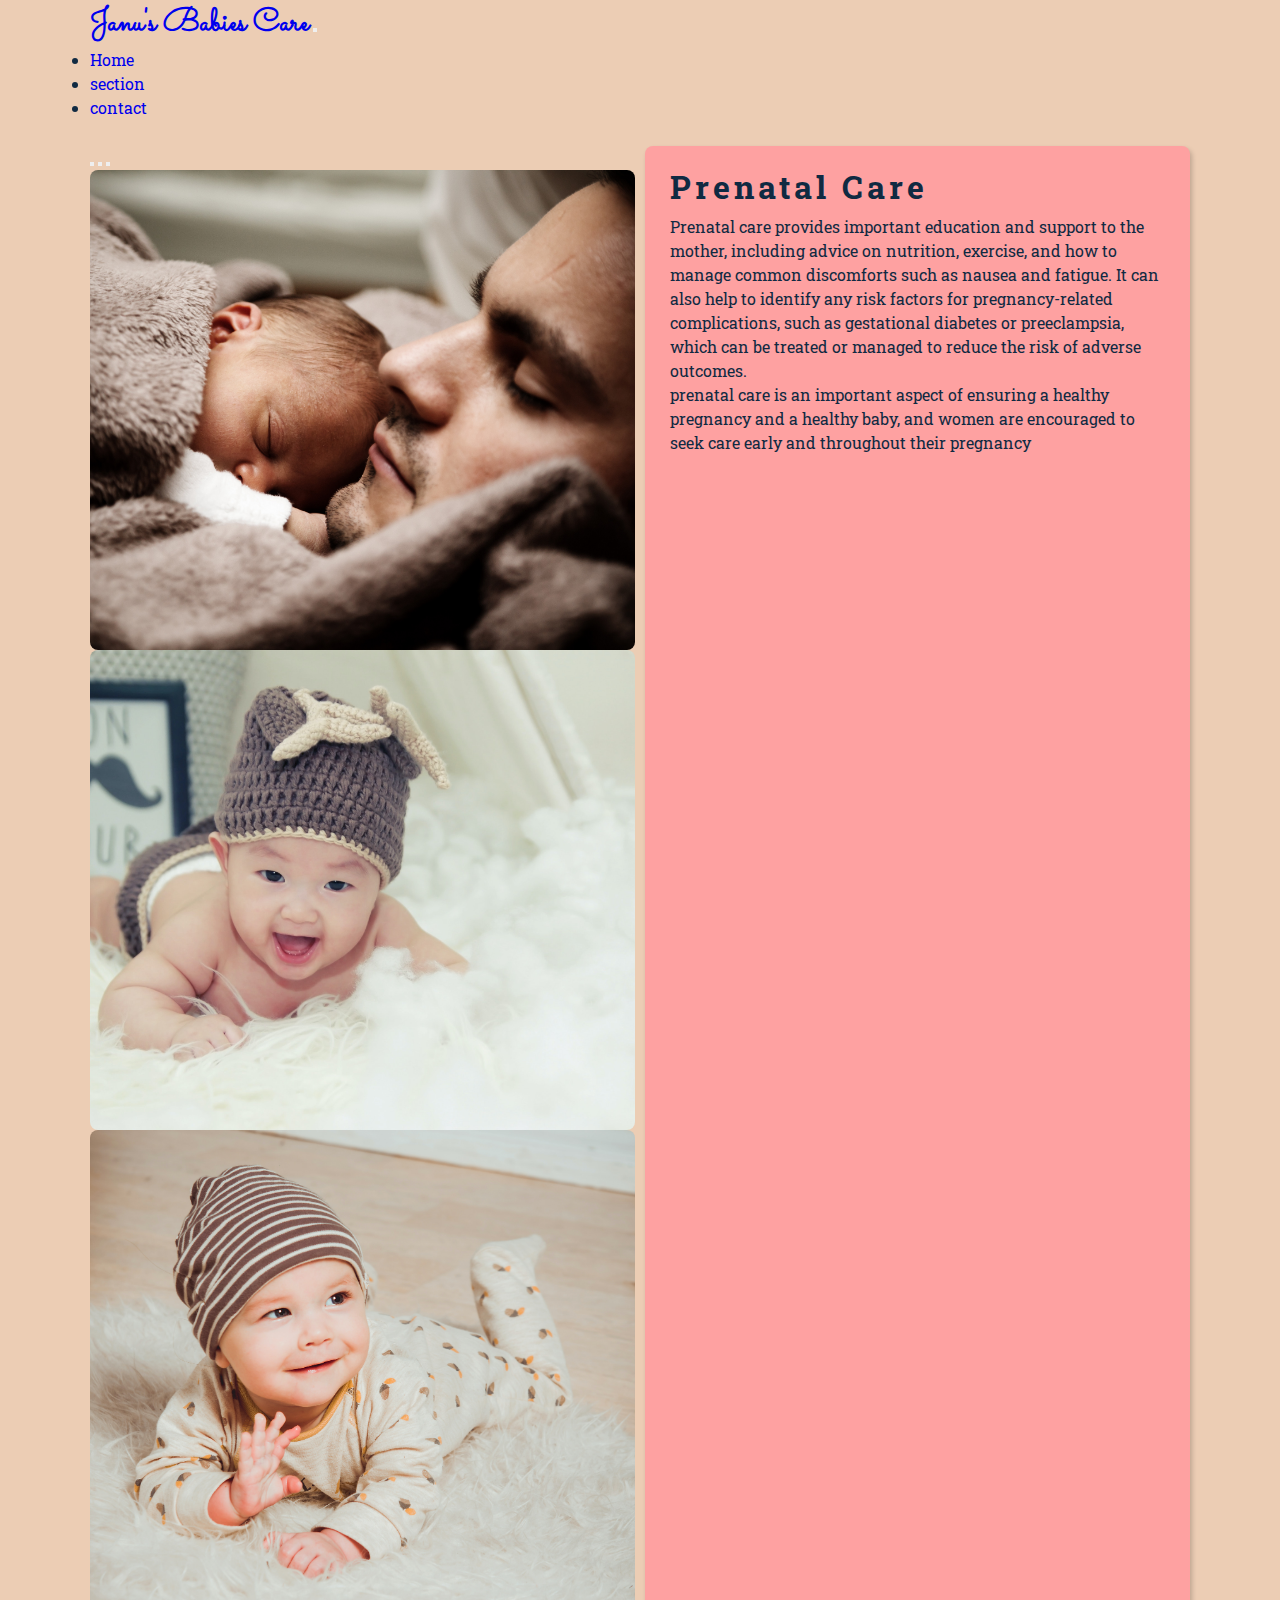
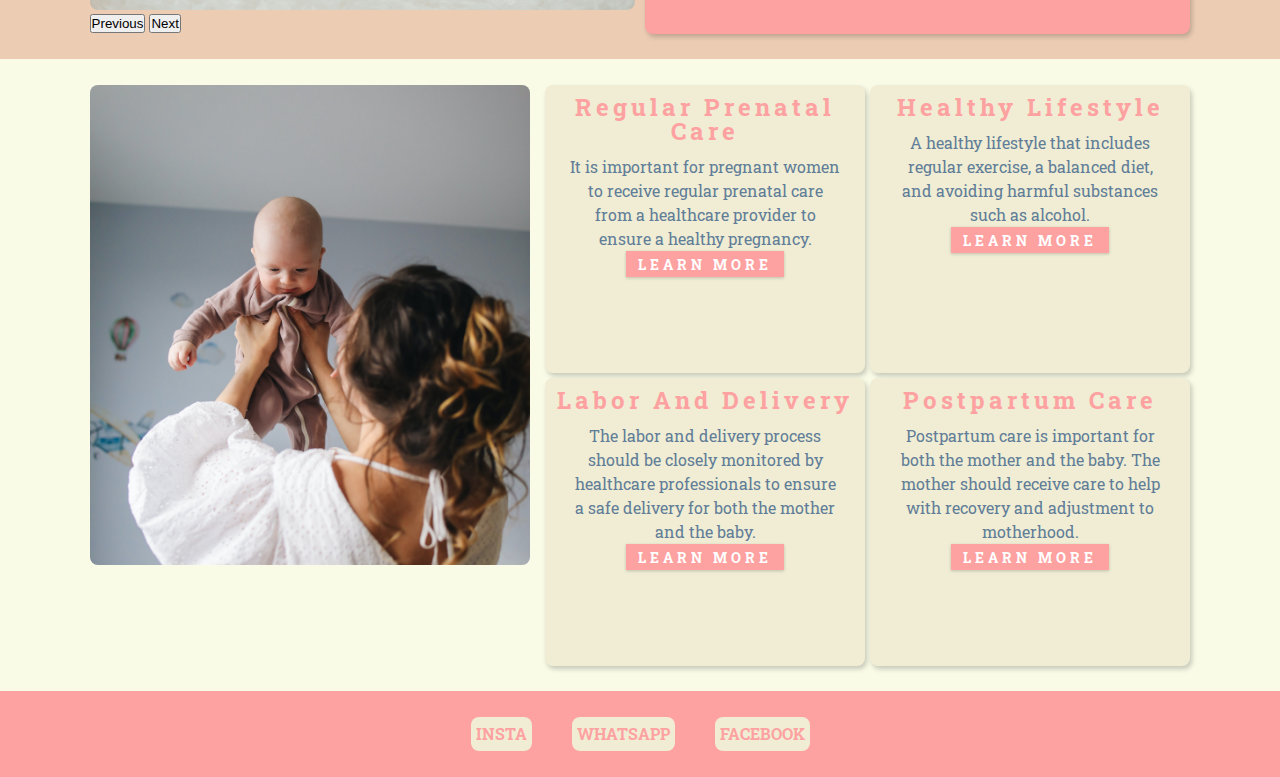
<file: index.html>
<!DOCTYPE html>
<html lang="en">
  <head>
    <meta charset="UTF-8" />
    <meta http-equiv="X-UA-Compatible" content="IE=edge" />
    <meta name="viewport" content="width=device-width, initial-scale=1.0" />
    <title>janu's babies care</title>
    <!--bootstrap-->
    <link
      href="https://cdn.jsdelivr.net/npm/bootstrap@5.3.0-alpha3/dist/css/bootstrap.min.css"
      rel="stylesheet"
      integrity="sha384-KK94CHFLLe+nY2dmCWGMq91rCGa5gtU4mk92HdvYe+M/SXH301p5ILy+dN9+nJOZ"
      crossorigin="anonymous"
    />

    <script
      src="https://cdn.jsdelivr.net/npm/bootstrap@5.3.0-alpha3/dist/js/bootstrap.bundle.min.js"
      integrity="sha384-ENjdO4Dr2bkBIFxQpeoTz1HIcje39Wm4jDKdf19U8gI4ddQ3GYNS7NTKfAdVQSZe"
      crossorigin="anonymous"
    ></script>

    <!--fonts-->
    <link rel="preconnect" href="https://fonts.googleapis.com" />
    <link rel="preconnect" href="https://fonts.gstatic.com" crossorigin />
    <link
      href="https://fonts.googleapis.com/css2?family=Merriweather:ital@1&family=Roboto+Slab:wght@500&family=Sacramento&display=swap"
      rel="stylesheet"
    />

    <!-- css-->
    <link rel="stylesheet" href="./style.css" />
  </head>

  <body>
    <nav class="navbar navbar-expand-lg">
      <div class="container-fluid">
        <a class="navbar-brand janu" href="#">janu's babies care</a>
        <button
          class="navbar-toggler"
          type="button"
          data-bs-toggle="collapse"
          data-bs-target="#navbarNav"
          aria-controls="navbarNav"
          aria-expanded="false"
          aria-label="Toggle navigation"
        >
          <span class="navbar-toggler-icon"></span>
        </button>
        <div class="collapse navbar-collapse" id="navbarNav">
          <ul class="navbar-nav ms-auto">
            <li class="nav-item">
              <a class="nav-link active" aria-current="page" href="#home">Home</a>
            </li>
            <li class="nav-item">
              <a class="nav-link" href="#pages">section</a>
            </li>
            <li class="nav-item">
              <a class="nav-link" href="#contact">contact</a>
            </li>
          </ul>
        </div>
      </div>
    </nav>
    <section class="home" id="home">
      <div class="slides">
        <div id="carouselExampleIndicators" class="carousel slide">
          <div class="carousel-indicators">
            <button
              type="button"
              data-bs-target="#carouselExampleIndicators"
              data-bs-slide-to="0"
              class="active"
              aria-current="true"
              aria-label="Slide 1"
            ></button>
            <button
              type="button"
              data-bs-target="#carouselExampleIndicators"
              data-bs-slide-to="1"
              aria-label="Slide 2"
            ></button>
            <button
              type="button"
              data-bs-target="#carouselExampleIndicators"
              data-bs-slide-to="2"
              aria-label="Slide 3"
            ></button>
          </div>
          <div class="carousel-inner">
            <div class="carousel-item active">
              <img
                src="./img/pexels-pixabay-2133.jpg"
                class="h-img"
                alt="..."
              />
            </div>
            <div class="carousel-item">
              <img
                src="./img/pexels-the-craft-wonder-421884.jpg"
                class="h-img"
                alt="..."
              />
            </div>
            <div class="carousel-item">
              <img
                src="./img/pexels-victoria-rain-1648377.jpg"
                class="h-img"
                alt="..."
              />
            </div>
          </div>
          <button
            class="carousel-control-prev"
            type="button"
            data-bs-target="#carouselExampleIndicators"
            data-bs-slide="prev"
          >
            <span class="carousel-control-prev-icon" aria-hidden="true"></span>
            <span class="visually-hidden">Previous</span>
          </button>
          <button
            class="carousel-control-next"
            type="button"
            data-bs-target="#carouselExampleIndicators"
            data-bs-slide="next"
          >
            <span class="carousel-control-next-icon" aria-hidden="true"></span>
            <span class="visually-hidden">Next</span>
          </button>
        </div>
      </div>
      <div class="slides-about">
        <div class="sec-title">
          <h3>Prenatal care</h3>
        </div>

        <p>
          Prenatal care provides important education and support to the mother,
          including advice on nutrition, exercise, and how to manage common
          discomforts such as nausea and fatigue. It can also help to identify
          any risk factors for pregnancy-related complications, such as
          gestational diabetes or preeclampsia, which can be treated or managed
          to reduce the risk of adverse outcomes.
        </p>
        <p>
          prenatal care is an important aspect of ensuring a healthy pregnancy
          and a healthy baby, and women are encouraged to seek care early and
          throughout their pregnancy
        </p>
      </div>
    </section>
    <section class="pages" id="pages">
      <div class="img-container">
        <img src="./pexels-polina-tankilevitch-3875220.jpg" alt="" />
      </div>
      <div class="feature-container">
        <div class="one box">
          <div class="sec-title">
            <h3>Regular prenatal care</h3>
          </div>
          <div class="fe-text">
            <p>
              It is important for pregnant women to receive regular prenatal
              care from a healthcare provider to ensure a healthy pregnancy.
            </p>
            <a href="./prenatal.html" class="btn" target="_blank">learn more</a>
          </div>
        </div>
        <div class="two box">
          <div class="sec-title"><h3>Healthy lifestyle</h3></div>
          <div class="fe-text">
            <p>
              A healthy lifestyle that includes regular exercise, a balanced
              diet, and avoiding harmful substances such as alcohol.
            </p>
            <a href="./lifestyle.html" class="btn" target="_blank">learn more</a>
          </div>
        </div>
        <div class="three box">
          <div class="sec-title"><h3>Labor and delivery</h3></div>
          <div class="fe-text">
            <p>
              The labor and delivery process should be closely monitored by
              healthcare professionals to ensure a safe delivery for both the
              mother and the baby.
            </p>
            <a href="./labour.html" class="btn" target="_blank">learn more</a>
          </div>
        </div>
        <div class="four box">
          <div class="sec-title"><h3>Postpartum care</h3></div>
          <div class="fe-text">
            <p>
              Postpartum care is important for both the mother and the baby. The
              mother should receive care to help with recovery and adjustment to
              motherhood.
            </p>
            <a href="./birth.html" class="btn" target="_blank">learn more</a>
          </div>
        </div>
      </div>
    </section>
    <footer class="contact" id="contact">
      <a href="">insta</a>
      <a href="">whatsapp</a>
      <a href="">facebook</a>
    </footer>
  </body>
</html>
</file>
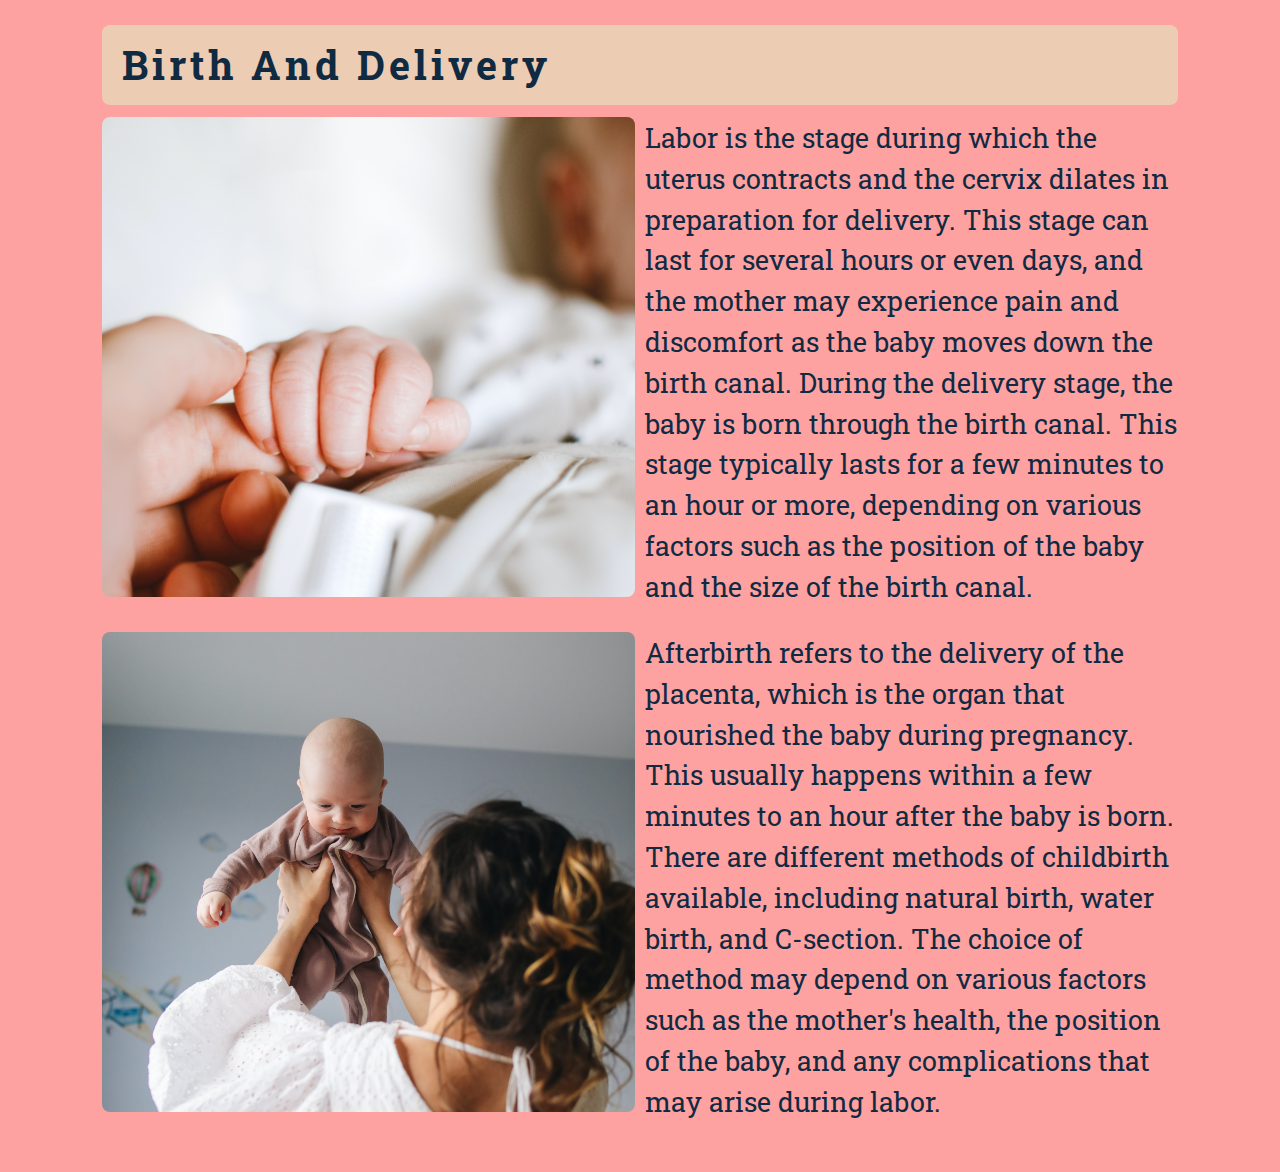
<file: birth.html>
<!DOCTYPE html>
<html lang="en">
<head>
    <meta charset="UTF-8">
    <meta http-equiv="X-UA-Compatible" content="IE=edge">
    <meta name="viewport" content="width=device-width, initial-scale=1.0">
    <title>Document</title>
    <!--bootstrap-->
    <link
      href="https://cdn.jsdelivr.net/npm/bootstrap@5.3.0-alpha3/dist/css/bootstrap.min.css"
      rel="stylesheet"
      integrity="sha384-KK94CHFLLe+nY2dmCWGMq91rCGa5gtU4mk92HdvYe+M/SXH301p5ILy+dN9+nJOZ"
      crossorigin="anonymous"
    />

    <script
      src="https://cdn.jsdelivr.net/npm/bootstrap@5.3.0-alpha3/dist/js/bootstrap.bundle.min.js"
      integrity="sha384-ENjdO4Dr2bkBIFxQpeoTz1HIcje39Wm4jDKdf19U8gI4ddQ3GYNS7NTKfAdVQSZe"
      crossorigin="anonymous"
    ></script>

    <!--fonts-->
    <link rel="preconnect" href="https://fonts.googleapis.com" />
    <link rel="preconnect" href="https://fonts.gstatic.com" crossorigin />
    <link
      href="https://fonts.googleapis.com/css2?family=Merriweather:ital@1&family=Roboto+Slab:wght@500&family=Sacramento&display=swap"
      rel="stylesheet"
    />

    <!-- css-->
    <link rel="stylesheet" href="./styles2.css" />
</head>
<body>
    <h2>Birth and delivery</h2>
    <div class="first"><img src="./pexels-lisa-fotios-2721581.jpg" alt="">
    <p> Labor is the stage during which the uterus contracts and the cervix dilates in preparation for delivery. This stage can last for several hours or even days, and the mother may experience pain and discomfort as the baby moves down the birth canal.
    
        During the delivery stage, the baby is born through the birth canal. This stage typically lasts for a few minutes to an hour or more, depending on various factors such as the position of the baby and the size of the birth canal.</p></div>
        <div class="second">
            <img src="./pexels-polina-tankilevitch-3875220.jpg" alt="">
            <p>Afterbirth refers to the delivery of the placenta, which is the organ that nourished the baby during pregnancy. This usually happens within a few minutes to an hour after the baby is born.
    
                There are different methods of childbirth available, including natural birth, water birth, and C-section. The choice of method may depend on various factors such as the mother's health, the position of the baby, and any complications that may arise during labor.</p>
                
        </div>
</body>
</html>
</file>
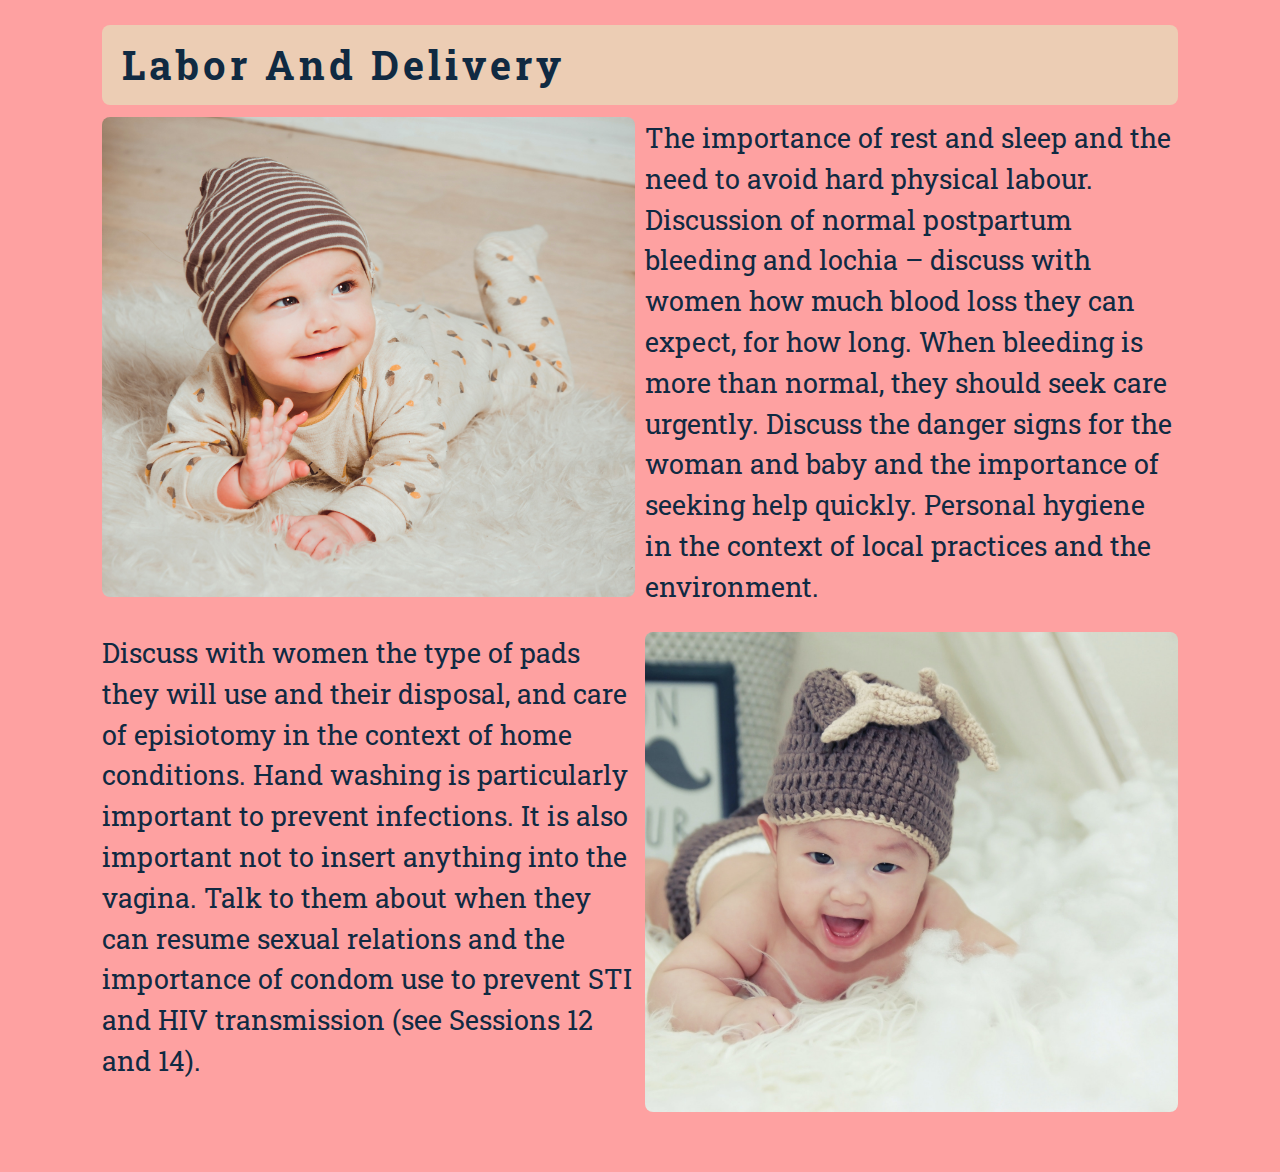
<file: labour.html>
<!DOCTYPE html>
<html lang="en">
<head>
    <meta charset="UTF-8">
    <meta http-equiv="X-UA-Compatible" content="IE=edge">
    <meta name="viewport" content="width=device-width, initial-scale=1.0">
    <title>Document</title>
    <!--bootstrap-->
    <link
      href="https://cdn.jsdelivr.net/npm/bootstrap@5.3.0-alpha3/dist/css/bootstrap.min.css"
      rel="stylesheet"
      integrity="sha384-KK94CHFLLe+nY2dmCWGMq91rCGa5gtU4mk92HdvYe+M/SXH301p5ILy+dN9+nJOZ"
      crossorigin="anonymous"
    />

    <script
      src="https://cdn.jsdelivr.net/npm/bootstrap@5.3.0-alpha3/dist/js/bootstrap.bundle.min.js"
      integrity="sha384-ENjdO4Dr2bkBIFxQpeoTz1HIcje39Wm4jDKdf19U8gI4ddQ3GYNS7NTKfAdVQSZe"
      crossorigin="anonymous"
    ></script>

    <!--fonts-->
    <link rel="preconnect" href="https://fonts.googleapis.com" />
    <link rel="preconnect" href="https://fonts.gstatic.com" crossorigin />
    <link
      href="https://fonts.googleapis.com/css2?family=Merriweather:ital@1&family=Roboto+Slab:wght@500&family=Sacramento&display=swap"
      rel="stylesheet"
    />

    <!-- css-->
    <link rel="stylesheet" href="./styles2.css" />
</head>
<body>
    <h2>Labor and delivery</h2>
    <div class="first">
        <img src="./img/pexels-victoria-rain-1648377.jpg" alt="">
        <p>The importance of rest and sleep and the need to avoid hard physical labour.
            Discussion of normal postpartum bleeding and lochia – discuss with women how much blood loss they can expect, for how long. When bleeding is more than normal, they should seek care urgently.
            Discuss the danger signs for the woman and baby and the importance of seeking help quickly.
            Personal hygiene in the context of local practices and the environment. </p>
    </div>
    <div class="second">
        <p>Discuss with women the type of pads they will use and their disposal, and care of episiotomy in the context of home conditions. Hand washing is particularly important to prevent infections. It is also important not to insert anything into the vagina.
            Talk to them about when they can resume sexual relations and the importance of condom use to prevent STI and HIV transmission (see Sessions 12 and 14).</p>
            <img src="./img/pexels-the-craft-wonder-421884.jpg" alt="">
    </div>
</body>
</html>
</file>
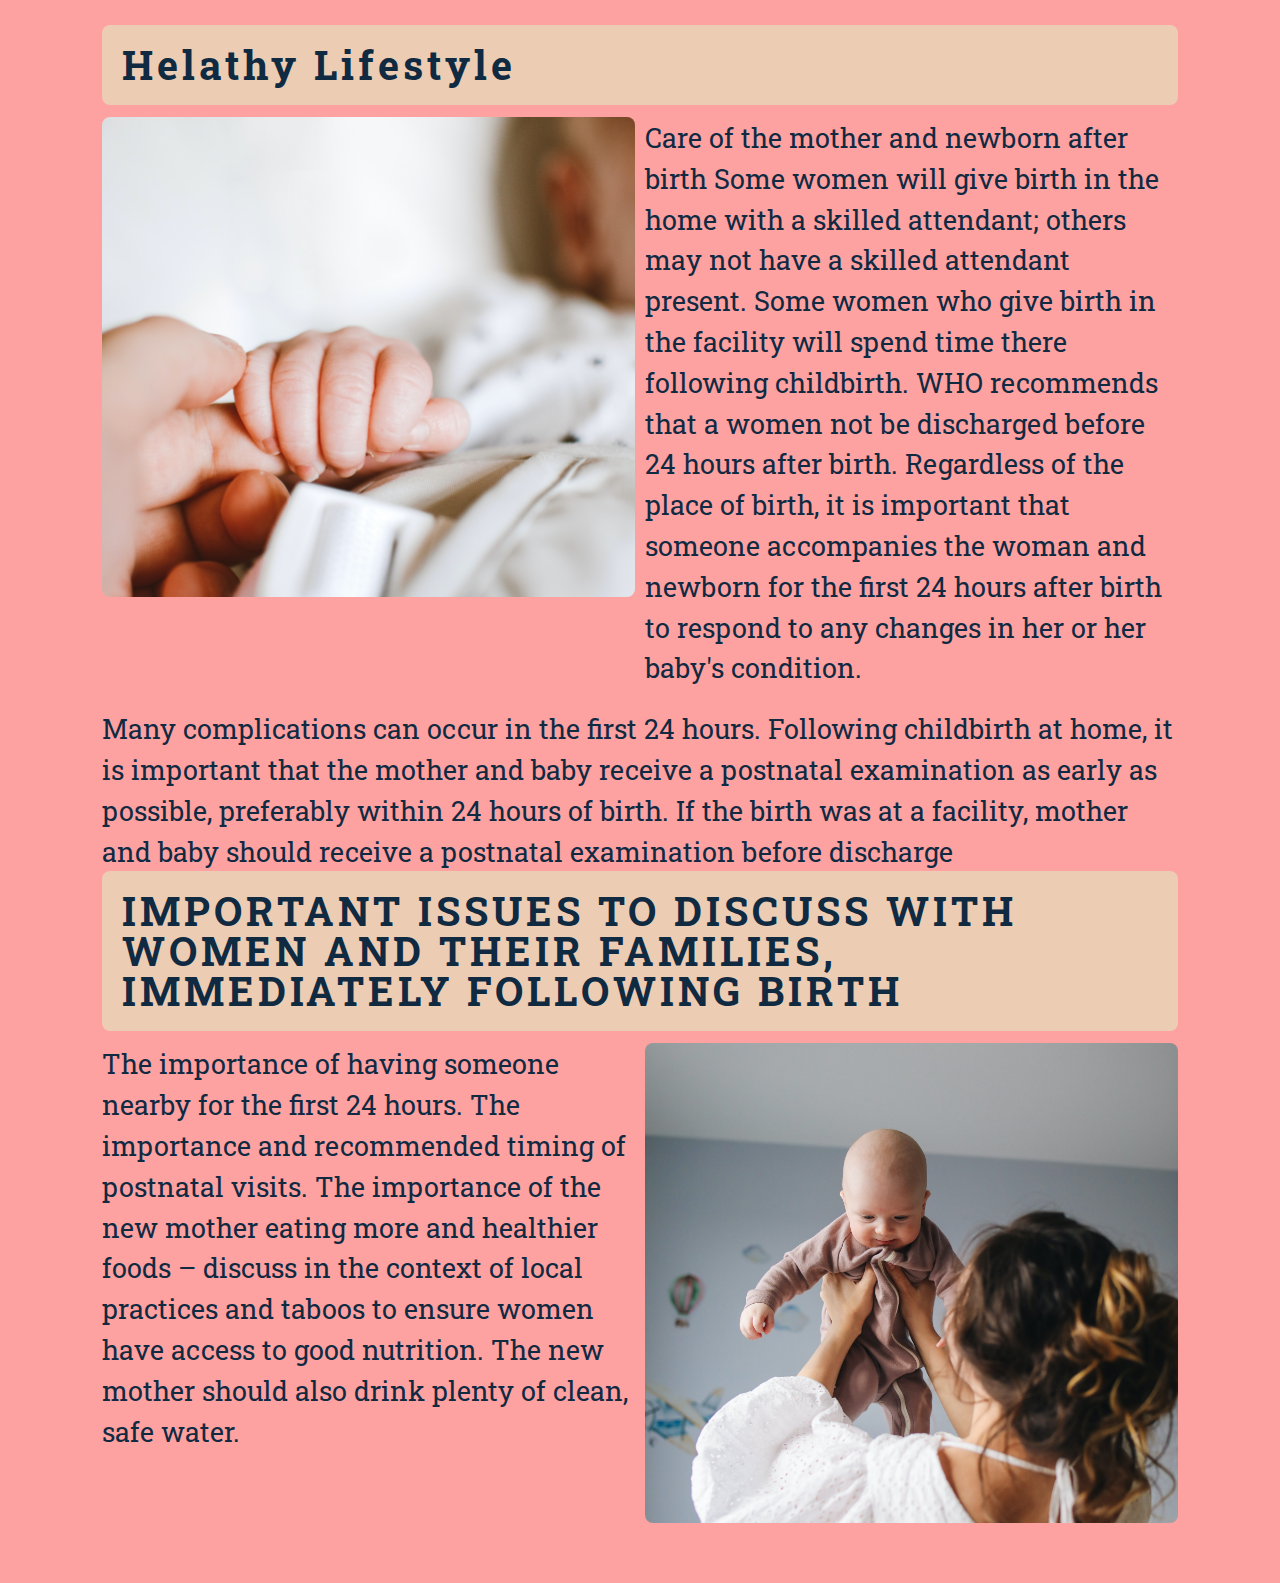
<file: lifestyle.html>
<!DOCTYPE html>
<html lang="en">
<head>
    <meta charset="UTF-8">
    <meta http-equiv="X-UA-Compatible" content="IE=edge">
    <meta name="viewport" content="width=device-width, initial-scale=1.0">
    <title>Document</title>
    <!--bootstrap-->
    <link
      href="https://cdn.jsdelivr.net/npm/bootstrap@5.3.0-alpha3/dist/css/bootstrap.min.css"
      rel="stylesheet"
      integrity="sha384-KK94CHFLLe+nY2dmCWGMq91rCGa5gtU4mk92HdvYe+M/SXH301p5ILy+dN9+nJOZ"
      crossorigin="anonymous"
    />

    <script
      src="https://cdn.jsdelivr.net/npm/bootstrap@5.3.0-alpha3/dist/js/bootstrap.bundle.min.js"
      integrity="sha384-ENjdO4Dr2bkBIFxQpeoTz1HIcje39Wm4jDKdf19U8gI4ddQ3GYNS7NTKfAdVQSZe"
      crossorigin="anonymous"
    ></script>

    <!--fonts-->
    <link rel="preconnect" href="https://fonts.googleapis.com" />
    <link rel="preconnect" href="https://fonts.gstatic.com" crossorigin />
    <link
      href="https://fonts.googleapis.com/css2?family=Merriweather:ital@1&family=Roboto+Slab:wght@500&family=Sacramento&display=swap"
      rel="stylesheet"
    />

    <!-- css-->
    <link rel="stylesheet" href="./styles2.css" />
</head>
<body>
    <h2>helathy lifestyle</h2>
    <div class="first"><img src="./pexels-lisa-fotios-2721581.jpg" alt="">
    <p>Care of the mother and newborn after birth
        Some women will give birth in the home with a skilled attendant; others may not have a skilled attendant present. Some women who give birth in the facility will spend time there following childbirth. WHO recommends that a women not be discharged before 24 hours after birth. Regardless of the place of birth, it is important that someone accompanies the woman and newborn for the first 24 hours after birth to respond to any changes in her or her baby's condition.</p></div>
        <p>Many complications can occur in the first 24 hours. Following childbirth at home, it is important that the mother and baby receive a postnatal examination as early as possible, preferably within 24 hours of birth. If the birth was at a facility, mother and baby should receive a postnatal examination before discharge</p>
        <h2>IMPORTANT ISSUES TO DISCUSS WITH WOMEN AND THEIR FAMILIES, IMMEDIATELY FOLLOWING BIRTH</h2>
        <div class="second">
            
            <p>
                The importance of having someone nearby for the first 24 hours.
                The importance and recommended timing of postnatal visits.
                The importance of the new mother eating more and healthier foods – discuss in the context of local practices and taboos to ensure women have access to good nutrition. The new mother should also drink plenty of clean, safe water.</p>
                <img src="./pexels-polina-tankilevitch-3875220.jpg" alt="">
        </div>
</body>
</html>
</file>
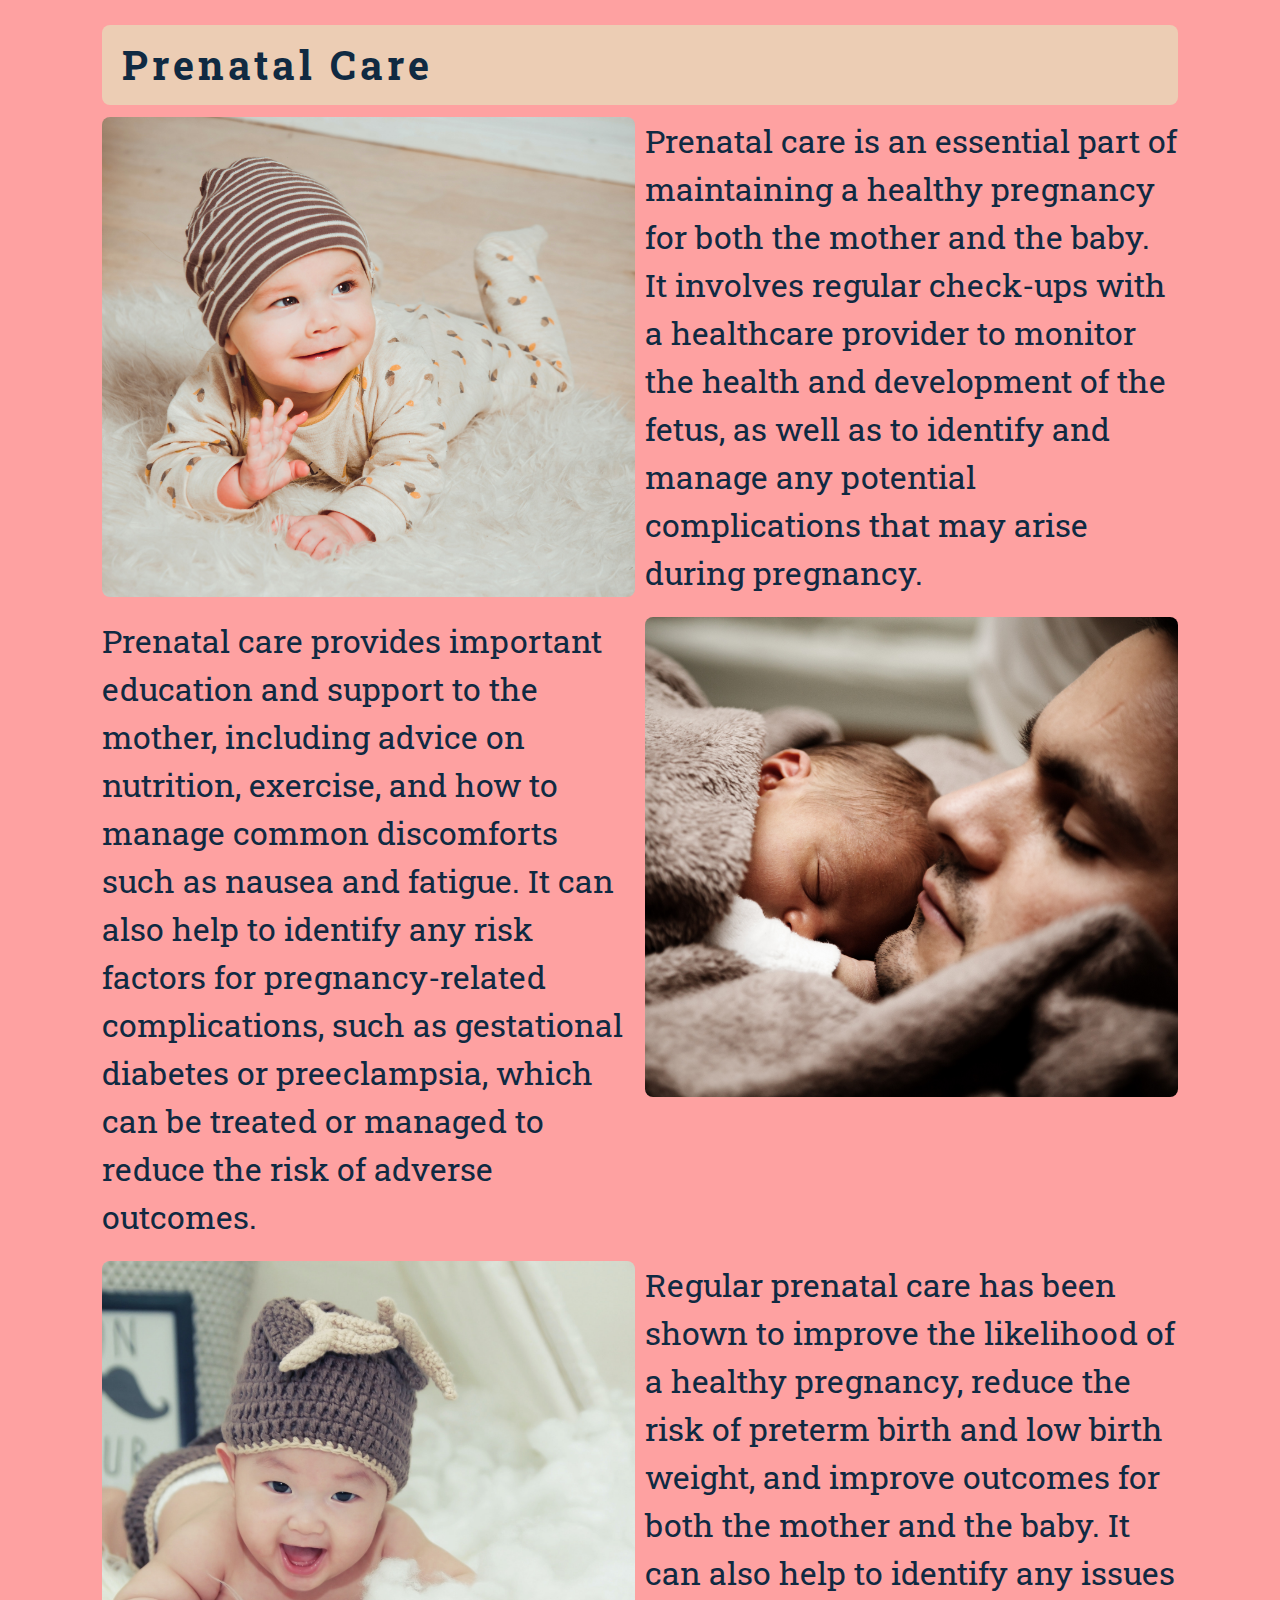
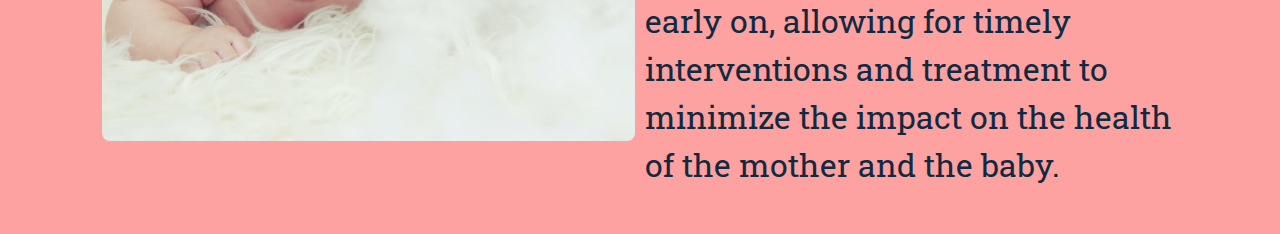
<file: prenatal.html>
<!DOCTYPE html>
<html lang="en">
<head>
    <meta charset="UTF-8">
    <meta http-equiv="X-UA-Compatible" content="IE=edge">
    <meta name="viewport" content="width=device-width, initial-scale=1.0">
    <title>prenatal.com</title>
    <!--bootstrap-->
    <link
      href="https://cdn.jsdelivr.net/npm/bootstrap@5.3.0-alpha3/dist/css/bootstrap.min.css"
      rel="stylesheet"
      integrity="sha384-KK94CHFLLe+nY2dmCWGMq91rCGa5gtU4mk92HdvYe+M/SXH301p5ILy+dN9+nJOZ"
      crossorigin="anonymous"
    />

    <script
      src="https://cdn.jsdelivr.net/npm/bootstrap@5.3.0-alpha3/dist/js/bootstrap.bundle.min.js"
      integrity="sha384-ENjdO4Dr2bkBIFxQpeoTz1HIcje39Wm4jDKdf19U8gI4ddQ3GYNS7NTKfAdVQSZe"
      crossorigin="anonymous"
    ></script>

    <!--fonts-->
    <link rel="preconnect" href="https://fonts.googleapis.com" />
    <link rel="preconnect" href="https://fonts.gstatic.com" crossorigin />
    <link
      href="https://fonts.googleapis.com/css2?family=Merriweather:ital@1&family=Roboto+Slab:wght@500&family=Sacramento&display=swap"
      rel="stylesheet"
    />

    <!-- css-->
    <link rel="stylesheet" href="./styles.css" />
</head>

<body>
    <h2>prenatal care</h2>
    <div class="first clearfix">
    
    <img src="./img/pexels-victoria-rain-1648377.jpg" alt="">
    <p>Prenatal care is an essential part of maintaining a healthy pregnancy for both the mother and the baby. It involves regular check-ups with a healthcare provider to monitor the health and development of the fetus, as well as to identify and manage any potential complications that may arise during pregnancy.</p>
   
</div>
<div class="second clearfix">
    
    <p>Prenatal care provides important education and support to the mother, including advice on nutrition, exercise, and how to manage common discomforts such as nausea and fatigue. It can also help to identify any risk factors for pregnancy-related complications, such as gestational diabetes or preeclampsia, which can be treated or managed to reduce the risk of adverse outcomes.</p>
    <img src="./img/pexels-pixabay-2133.jpg" alt="">
    
</div>
<div class="third clearfix">
    <img src="./img/pexels-the-craft-wonder-421884.jpg" alt="">
       <p> Regular prenatal care has been shown to improve the likelihood of a healthy pregnancy, reduce the risk of preterm birth and low birth weight, and improve outcomes for both the mother and the baby. It can also help to identify any issues early on, allowing for timely interventions and treatment to minimize the impact on the health of the mother and the baby.</p>
      
    </div>
        
</body>
</html>
</file>
<file: style.css>
* {
    margin: 0;
    padding: 0;
    box-sizing: border-box;
}

body {
    font-family: var(--secondary-font);
    background: var(--clr-white);
    color: var(--clr-grey-drk);
    line-height: 1.5;
    
}


:root {
    --primary-clr:#FEA1A1;
    --secondaty-clr: #ECCDB4;
    --add1-clr : #F0EDD4;
    --add2-clr : #F9FBE7;
    --primary-font: 'Merriweather', serif;
    --secondary-font: 'Roboto Slab', serif;
    --clr-grey-drk: #102a42;
    --clr-grey-m-drk: #617d98;
    --clr-grey-lgt: #f1f5f8;
    --clr-white: #fff;
    --spacing: 0.25rem;
    --radius: 0.5rem;
    
    --transition: all 0.3s linear;

}

a {
    text-decoration: none;
}

img {
    width: 100%;
    display: block;
    height: 30rem;
    object-fit: cover;
    border-radius: var(--radius);
}

h1,
h2,
h3,
h4 {
    letter-spacing: var(--spacing);
    text-transform: capitalize;
    line-height: 1.25;
    margin-bottom: 0.75rem;
}

h1 {
    font-size: 3rem;
}

h2 {
    font-size: 2rem;
}

h3 {
    font-size: 1.5rem;
}

h4 {
    font-size: 0.875rem;
}

p {
    font-size: 1rem;
}

@media screen and (min-width: 800px) {

    h1 {
        font-size: 4rem;
    }

    h2 {
        font-size: 2.5rem;
    }

    h3 {
        font-size: 2rem;
    }

    h4 {
        font-size: 1rem;
    }

    p {
        font-size: 1rem;
    }

    h1,
    h2,
    h3,
    h4 {

        line-height: 1;

    }
}

.btn {
    text-transform: uppercase;
    background: var(--primary-clr);
    color: var(--clr-white);
    letter-spacing: var(--spacing);
    padding: 0.175rem 0.750rem;
    display: inline-block;
    font-weight: 700;
    transition: var(--transition);
    font-size: 0.875rem;
    cursor: pointer;
    box-shadow: 0 1px 3px rgba(0, 0, 0, 0.2);

}

.btn:hover {
    color: var(--clr-primary);
    background: var(--secondaty-clr);
}
.janu {
    font-family: 'Sacramento', cursive;
    font-weight: 600;
    font-size: 2rem;
    text-transform: capitalize;
}
.navbar {
    padding: 0 7%;
    background: var(--secondaty-clr);
    transition: var(--transition);
    
}
.home {
    padding: 2% 7%;
    background: var(--secondaty-clr);
    display: grid;
    grid-template-columns: 1fr 1fr;
    gap: 10px;
   


}
@media screen and (max-width:800px) {
    .home {
        display: block;
    }
    .slides-about {
        margin: 20px 0;
    }
    
}
.slides-about {
    line-height: 1.5;
    padding: 25px;
    background: var(--primary-clr);
    border-radius: var(--radius);
    transition: var(--transition);
    color: var(--clr-grey-drk);
    box-shadow: 2px 3px 5px rgba(0, 0, 0, 0.2)
    
    
    
    
}
.slides-about h3 {
    color: var(--clr-grey-drk);
}
.sec-title {
    font-family: 'Roboto Slab', serif;
    color: var(--primary-clr);
    
}
.slides-about:hover {
    transform: scale(1.02);
    box-shadow: 2px 3px 5px rgba(0, 0, 0, 0.4)
    
}
.pages {
    padding: 2% 7%;
    display: grid;
    gap: 15px;
    grid-template-columns: 1fr 1fr;
    background: var(--add2-clr);
}
@media screen and (max-width:800px) {
    .pages {
        display: block;
    }
    .img-container {
       margin: 20px 0;
    }
}
.fe-text {
    line-height: 1.5;
    width: 90%;
    margin: 0 auto;
    color: var(--clr-grey-m-drk);
    height: 10rem;
}
.box {
   
    text-align: center;
    height: 18rem;
    width: 20rem;
    padding: 10px;
    background: var(--add1-clr);
    border-radius: var(--radius);
    transition: var(--transition);
    box-shadow: 2px 3px 5px rgba(0, 0, 0, 0.2)
}
.box:hover {
    transform: scale(1.01);
    box-shadow: 2px 3px 5px rgba(0, 0, 0, 0.4)
}
.box h3 {
    font-size: 1.5rem;
}
.feature-container {
    display: grid;
    gap: 5px;
    grid-template-columns: 1fr 1fr;
    grid-template-rows: 1fr 1fr;
}
@media screen and (max-width:800px) {
    .feature-container{
        display: block;
       
    }
    .box {
        margin: 10px auto;
    }
}
.contact {

    background: var(--primary-clr);
    padding: 2% 7%;
    display: flex;
    justify-content: center;
    align-items: center;
}
.contact a {
    font-weight: bold;
    border-radius: var(--radius);
    padding: 5px;
    background: var(--add1-clr);
    color: var(--primary-clr);
    margin: 0 20px;
    text-transform: uppercase;
}
</file>
<file: styles2.css>
* {
    margin: 0;
    padding: 0;
    box-sizing: border-box;
}

body {
    padding: 25px 8%;
    font-family: var(--secondary-font);
    background: var(--primary-clr);
    color: var(--clr-grey-drk);
    line-height: 1.5;
    
}


:root {
    --primary-clr:#FEA1A1;
    --secondaty-clr: #ECCDB4;
    --add1-clr : #F0EDD4;
    --add2-clr : #F9FBE7;
    --primary-font: 'Merriweather', serif;
    --secondary-font: 'Roboto Slab', serif;
    --clr-grey-drk: #102a42;
    --clr-grey-m-drk: #617d98;
    --clr-grey-lgt: #f1f5f8;
    --clr-white: #fff;
    --spacing: 0.25rem;
    --radius: 0.5rem;
    
    --transition: all 0.3s linear;

}

a {
    text-decoration: none;
}

img {
    width: 100%;
    display: block;
    height: 30rem;
    max-width: 35rem;
    object-fit: cover;
    border-radius: var(--radius);
    margin-bottom: 15px;
}

h1,
h2,
h3,
h4 {
    letter-spacing: var(--spacing);
    text-transform: capitalize;
    line-height: 1.25;
    margin-bottom: 0.75rem;
}

h1 {
    font-size: 3rem;
}

h2 {
    font-size: 2rem;
}

h3 {
    font-size: 1.5rem;
}

h4 {
    font-size: 0.875rem;
}

p {
    font-size: 1.5rem;
}

@media screen and (min-width: 800px) {

    h1 {
        font-size: 4rem;
    }

    h2 {
        font-size: 2.5rem;
    }

    h3 {
        font-size: 2rem;
    }

    h4 {
        font-size: 1rem;
    }

    p {
        font-size: 1.7rem;
    }

    h1,
    h2,
    h3,
    h4 {

        line-height: 1;

    }


    
}
h2 {
    background: var(--secondaty-clr);
    padding: 20px;
    border-radius: var(--radius);
}
.first {
    display: grid;
    gap: 10px;
    grid-template-columns: 1fr 1fr;
}

.second {
    display: grid;
    gap: 10px;
    grid-template-columns: 1fr 1fr;
}

.third {
    display: grid;
    gap: 10px;
    grid-template-columns: 1fr 1fr;
}
div {
    margin-bottom: 20px;
}
@media screen and (max-width:800px){
    div {
        margin-bottom: 20px;
    }
.first {
    display: block;
    
}

.second {
    display: block;
    
}

.third {
    display: block;
    
}
}
</file>
<file: styles.css>
* {
    margin: 0;
    padding: 0;
    box-sizing: border-box;
}

body {
    padding: 25px 8%;
    font-family: var(--secondary-font);
    background: var(--primary-clr);
    color: var(--clr-grey-drk);
    line-height: 1.5;
    
}


:root {
    --primary-clr:#FEA1A1;
    --secondaty-clr: #ECCDB4;
    --add1-clr : #F0EDD4;
    --add2-clr : #F9FBE7;
    --primary-font: 'Merriweather', serif;
    --secondary-font: 'Roboto Slab', serif;
    --clr-grey-drk: #102a42;
    --clr-grey-m-drk: #617d98;
    --clr-grey-lgt: #f1f5f8;
    --clr-white: #fff;
    --spacing: 0.25rem;
    --radius: 0.5rem;
    
    --transition: all 0.3s linear;

}

a {
    text-decoration: none;
}

img {
    width: 100%;
    display: block;
    height: 30rem;
    max-width: 35rem;
    object-fit: cover;
    border-radius: var(--radius);
}

h1,
h2,
h3,
h4 {
    letter-spacing: var(--spacing);
    text-transform: capitalize;
    line-height: 1.25;
    margin-bottom: 0.75rem;
}

h1 {
    font-size: 3rem;
}

h2 {
    font-size: 2rem;
}

h3 {
    font-size: 1.5rem;
}

h4 {
    font-size: 0.875rem;
}

p {
    font-size: 1.5rem;
}

@media screen and (min-width: 800px) {

    h1 {
        font-size: 4rem;
    }

    h2 {
        font-size: 2.5rem;
    }

    h3 {
        font-size: 2rem;
    }

    h4 {
        font-size: 1rem;
    }

    p {
        font-size: 2rem;
    }

    h1,
    h2,
    h3,
    h4 {

        line-height: 1;

    }


    
}
h2 {
    background: var(--secondaty-clr);
    padding: 20px;
    border-radius: var(--radius);
}
.first {
    display: grid;
    gap: 10px;
    grid-template-columns: 1fr 1fr;
}

.second {
    display: grid;
    gap: 10px;
    grid-template-columns: 1fr 1fr;
}

.third {
    display: grid;
    gap: 10px;
    grid-template-columns: 1fr 1fr;
}
div {
    margin-bottom: 20px;
}
@media screen and (max-width:800px){
    div {
        margin-bottom: 20px;
    }
.first {
    display: block;
    
}

.second {
    display: block;
    
}

.third {
    display: block;
    
}
}
</file>
